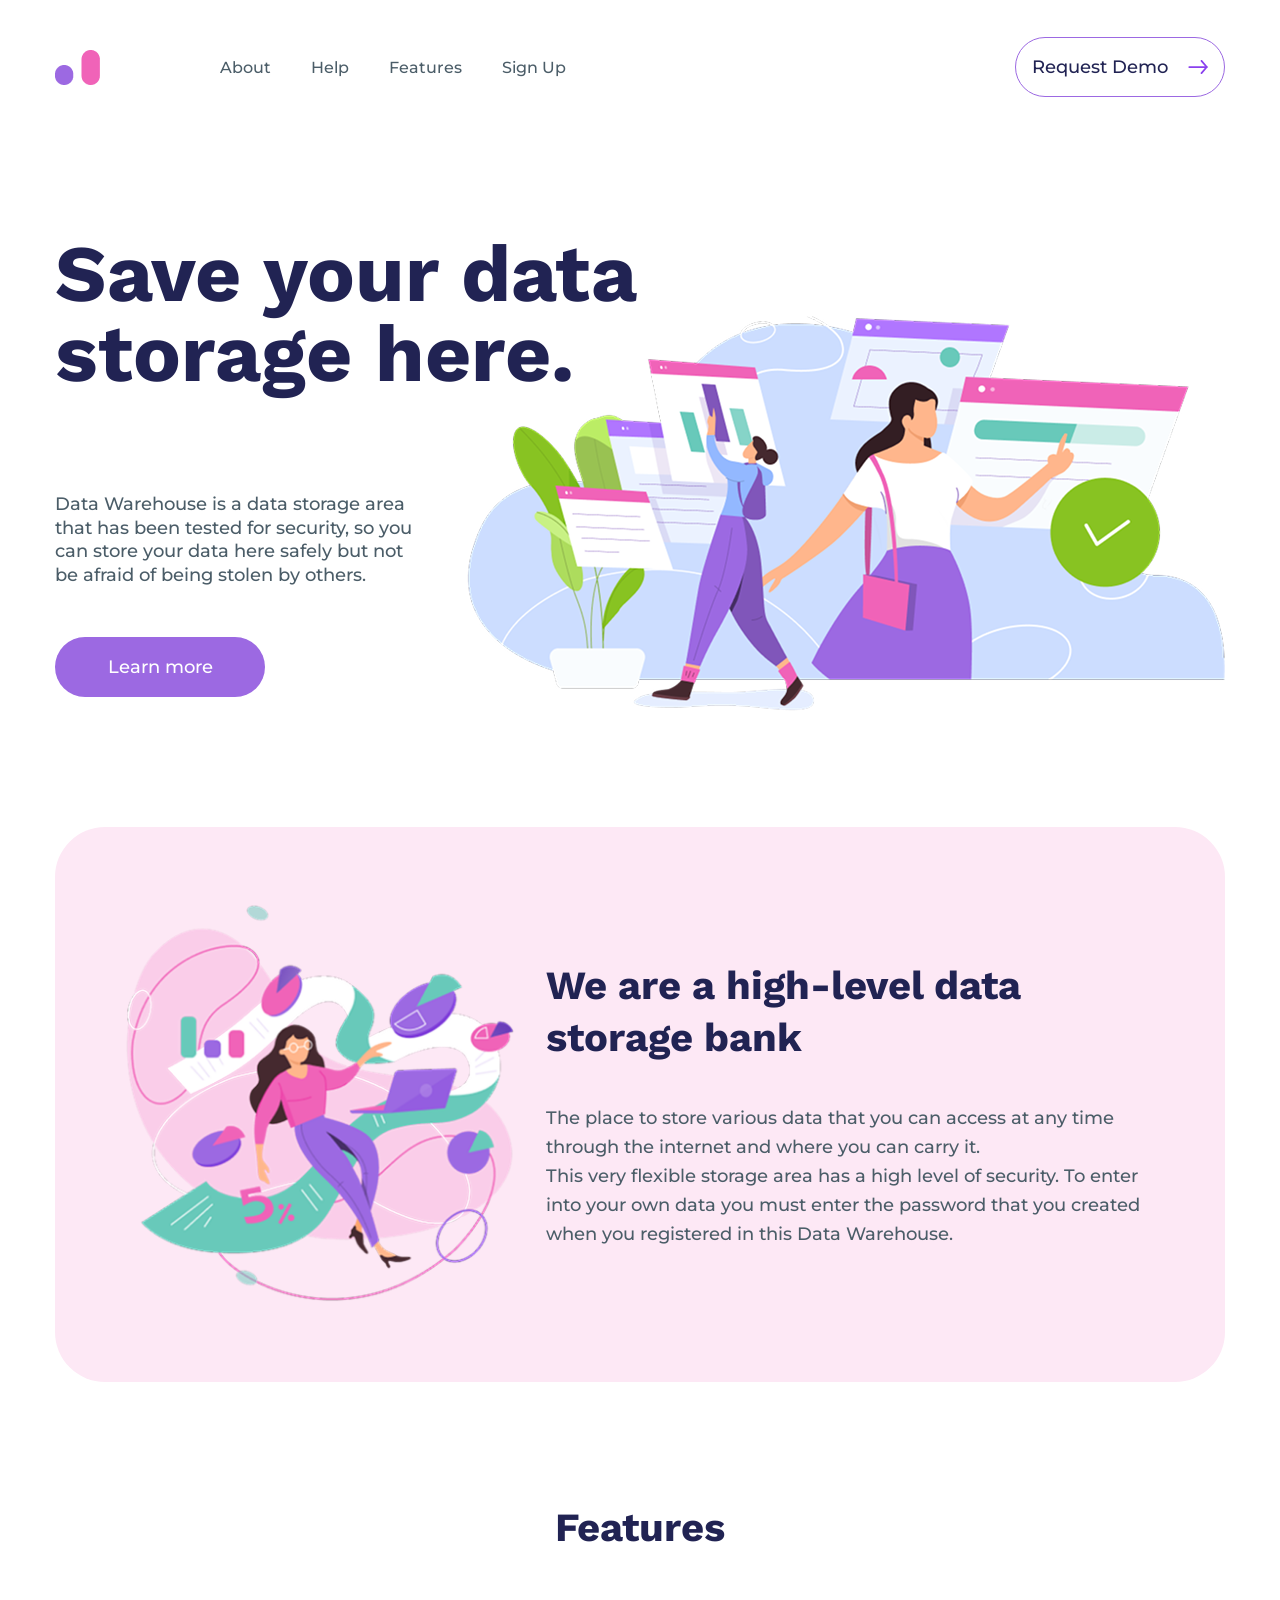
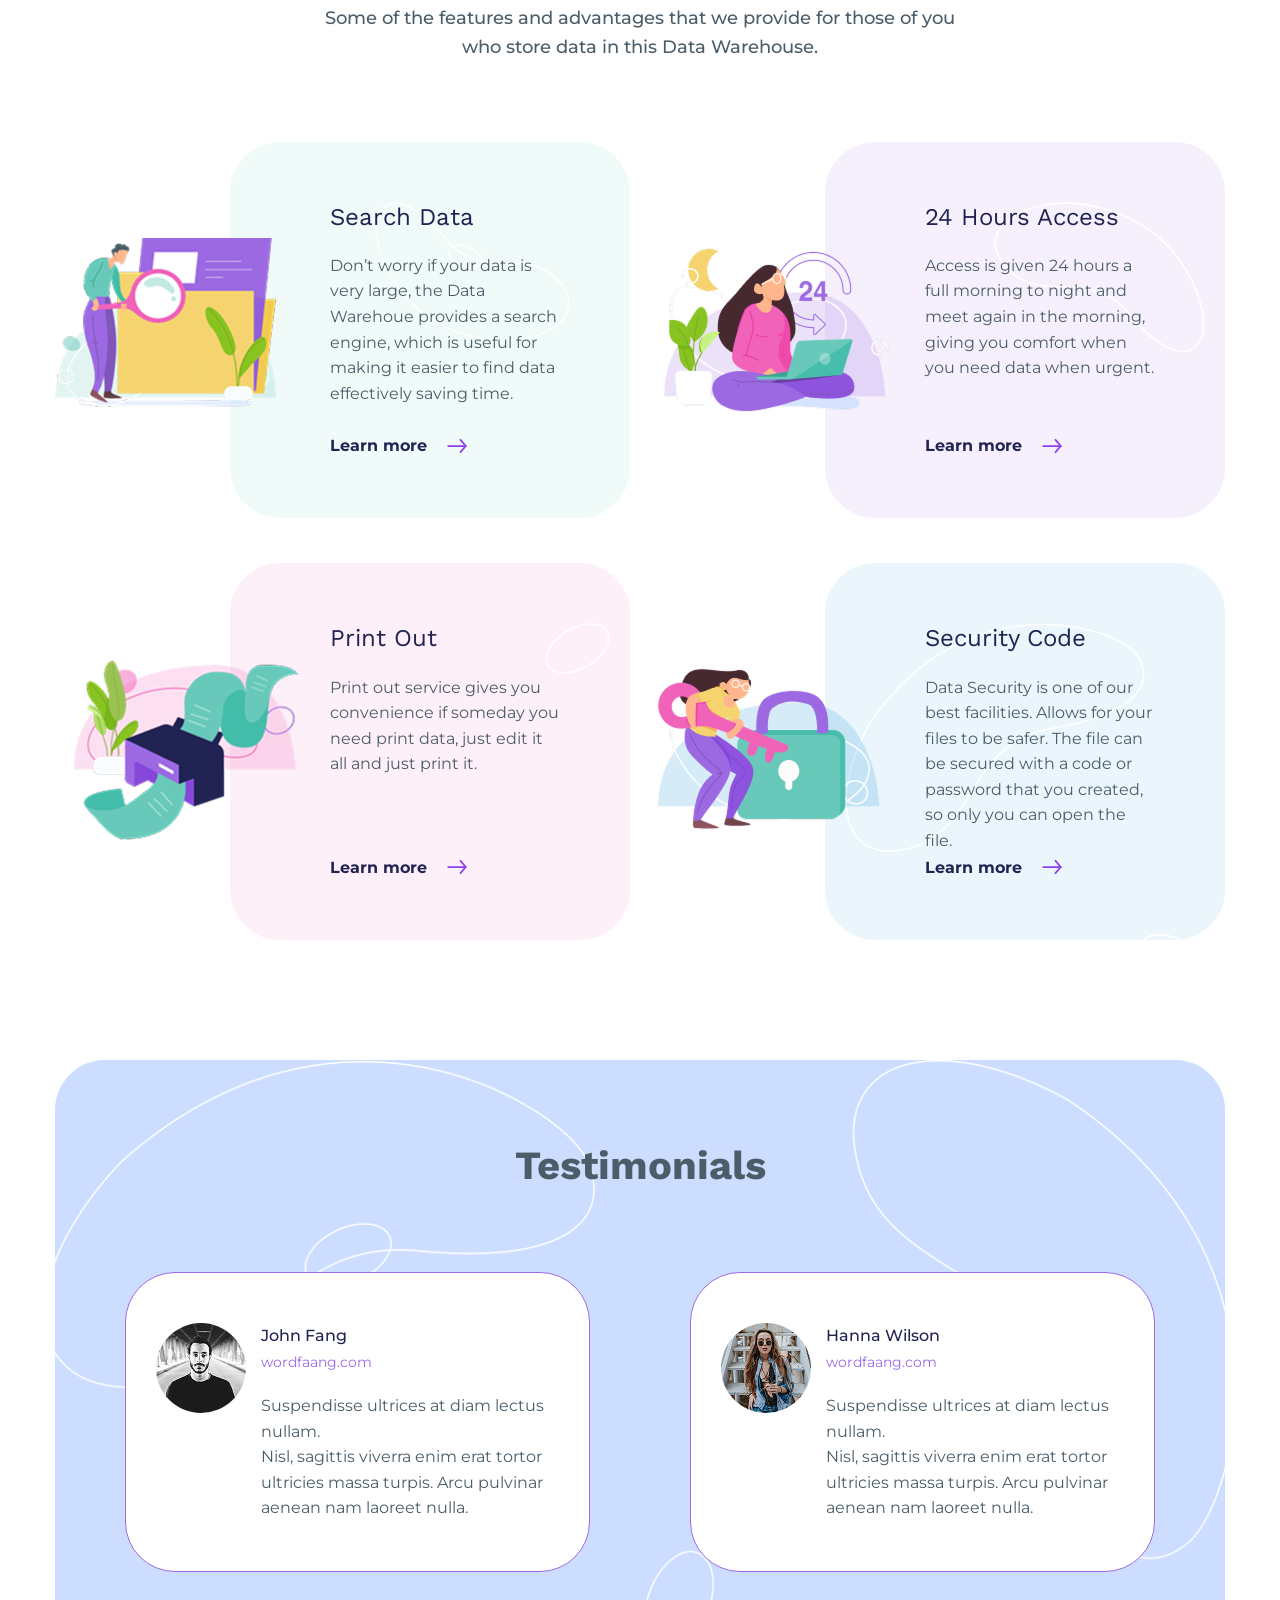
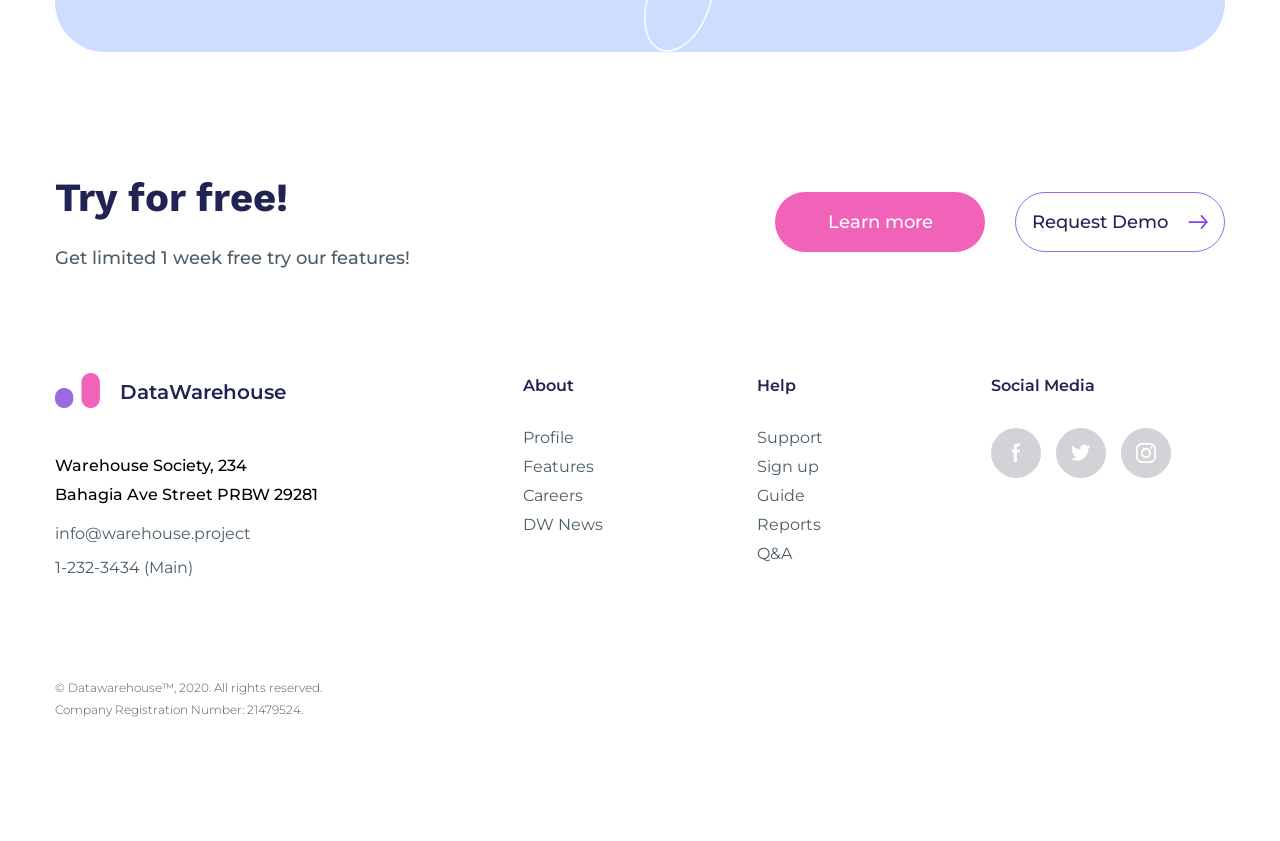
<file: index.html>
<!doctype html>
<html lang="en">
  <head>
    <meta charset="UTF-8" />
    <meta name="viewport" content="width=device-width, initial-scale=1.0" />
    <link rel="stylesheet" href="./css/main.css" />
    <title>Exam-1_variant-2</title>
  </head>
  <body>
    <!-- ================= HEADER ================= -->
    <header class="header">
      <div class="container">
        <div class="flex-container">
          <a href="#" class="header__logo">
            <img src="./assets/img/Logo.png" alt="Company logo" />
          </a>
          <input type="checkbox" id="burger-toggle" class="burger-toggle" />
          <label for="burger-toggle" class="burger">
            <span></span>
            <span></span>
            <span></span>
          </label>
          <nav class="mobile-menu">
            <ul class="mobile-menu__list">
              <li><a href="#">About</a></li>
              <li><a href="#">Help</a></li>
              <li><a href="#">Features</a></li>
              <li><a href="#">Sign Up</a></li>
            </ul>
          </nav>
          <nav class="header__nav nav">
            <ul class="nav__list">
              <li class="nav__item"><a href="#" class="nav__link">About</a></li>
              <li class="nav__item"><a href="#" class="nav__link">Help</a></li>
              <li class="nav__item">
                <a href="#" class="nav__link">Features</a>
              </li>
              <li class="nav__item">
                <a href="#" class="nav__link">Sign Up</a>
              </li>
            </ul>
          </nav>
          <a href="#" class="header__btn btn btn--primary"
            >Request Demo
            <svg class="btn__svg">
              <use href="./assets/img/sprites/sprite.svg#arrow"></use>
            </svg>
          </a>
        </div>
      </div>
    </header>
    <main class="main">
      <!-- ================= HERO ================= -->
      <section class="hero">
        <div class="container">
          <div class="hero__inner">
            <h1 class="hero__heading">Save your data storage here.</h1>
            <div class="hero__content">
              <p class="hero__text">
                Data Warehouse is a data storage area that has been tested for
                security, so you can store your data here safely but not be
                afraid of being stolen by others.
              </p>
              <a href="#" class="hero__btn btn btn--violet">Learn more </a>
              <a href="#" class="hero__link"
                >Learn more
                <svg class="link__svg">
                  <use href="./assets/img/sprites/sprite.svg#arrow"></use>
                </svg>
              </a>
            </div>
            <div class="hero__image">
              <picture>
                <source
                  media="(max-width: 576px)"
                  srcset="./assets/img/hero/heroImg-576.webp"
                  type="image/webp"
                />
                <source
                  media="(max-width: 768px)"
                  srcset="./assets/img/hero/heroImg-768.webp"
                  type="image/webp"
                />
                <source
                  media="(max-width: 992px)"
                  srcset="./assets/img/hero/heroImg-992.webp"
                  type="image/webp"
                />
                <source
                  media="(max-width: 1200px)"
                  srcset="./assets/img/hero/heroImg-1200.webp"
                  type="image/webp"
                />
                <img src="./assets/img/hero/heroImg.png" alt="Hero Image" />
              </picture>
            </div>
          </div>
        </div>
      </section>
      <!-- ================= INTRO ================= -->
      <section class="intro">
        <div class="container">
          <div class="intro__inner">
            <div class="intro__image">
              <picture>
                <source
                  media="(max-width: 768px)"
                  srcset="./assets/img/description/descriptionImg-mobile.webp"
                  type="image/webp"
                />
                <source
                  media="(max-width: 992px)"
                  srcset="./assets/img/description/descriptionImg-tablet.webp"
                  type="image/webp"
                />
                <source
                  media="(max-width: 1200px)"
                  srcset="./assets/img/description/descriptionImg.png"
                  type="image/webp"
                />
                <img
                  src="./assets/img/description/descriptionImg.png"
                  alt="Introduction Image"
                />
              </picture>
            </div>
            <div class="intro__content">
              <h2 class="intro__heading">
                We are a high-level data storage bank
              </h2>
              <p class="intro__text">
                The place to store various data that you can access at any time
                through the internet and where you can carry it.
              </p>
              <p class="intro__text">
                This very flexible storage area has a high level of security. To
                enter into your own data you must enter the password that you
                created when you registered in this Data Warehouse.
              </p>
            </div>
          </div>
        </div>
      </section>
      <!-- ================= FEATURES ================= -->
      <section class="features">
        <div class="container">
          <div class="features__title">
            <h2 class="features__heading">Features</h2>
            <p class="features__text">
              Some of the features and advantages that we provide for those of
              you who store data in this Data Warehouse.
            </p>
          </div>
          <div class="features__grid-container">
            <div class="feature__card">
              <div class="feature__card-image">
                <picture>
                  <source
                    media="(max-width: 768px)"
                    srcset="./assets/img/features/card-image1-tablet.webp"
                    type="image/webp"
                  />
                  <img
                    src="./assets/img/features/card-image1.png"
                    alt="Search data feature"
                  />
                </picture>
              </div>
              <div class="feature__card-content feature__card-content--first">
                <div class="feature__card-wrapper">
                  <h3 class="feature__card-heading">Search Data</h3>
                  <p class="feature__card-text">
                    Don’t worry if your data is very large, the Data Warehoue
                    provides a search engine, which is useful for making it
                    easier to find data effectively saving time.
                  </p>
                  <a href="#" class="feature__card-link"
                    >Learn more
                    <svg class="link__svg">
                      <use href="./assets/img/sprites/sprite.svg#arrow"></use>
                    </svg>
                  </a>
                </div>
              </div>
            </div>
            <div class="feature__card">
              <div class="feature__card-image">
                <picture>
                  <source
                    media="(max-width: 768px)"
                    srcset="./assets/img/features/card-image2-tablet.webp"
                    type="image/webp"
                  />
                  <img
                    src="./assets/img/features/card-image2.png"
                    alt="Introduction Image"
                  />
                </picture>
              </div>
              <div class="feature__card-content feature__card-content--second">
                <div class="feature__card-wrapper">
                  <h3 class="feature__card-heading">24 Hours Access</h3>
                  <p class="feature__card-text">
                    Access is given 24 hours a full morning to night and meet
                    again in the morning, giving you comfort when you need data
                    when urgent.
                  </p>
                  <a href="#" class="feature__card-link"
                    >Learn more
                    <svg class="link__svg">
                      <use href="./assets/img/sprites/sprite.svg#arrow"></use>
                    </svg>
                  </a>
                </div>
              </div>
            </div>
            <div class="feature__card">
              <div class="feature__card-image">
                <picture>
                  <source
                    media="(max-width: 768px)"
                    srcset="./assets/img/features/card-image3-tablet.webp"
                    type="image/webp"
                  />
                  <img
                    src="./assets/img/features/card-image3.png"
                    alt="24 hours access feature"
                  />
                </picture>
              </div>
              <div class="feature__card-content feature__card-content--third">
                <div class="feature__card-wrapper">
                  <h3 class="feature__card-heading">Print Out</h3>
                  <p class="feature__card-text">
                    Print out service gives you convenience if someday you need
                    print data, just edit it all and just print it.
                  </p>
                  <a href="#" class="feature__card-link"
                    >Learn more
                    <svg class="link__svg">
                      <use href="./assets/img/sprites/sprite.svg#arrow"></use>
                    </svg>
                  </a>
                </div>
              </div>
            </div>
            <div class="feature__card">
              <div class="feature__card-image">
                <picture>
                  <source
                    media="(max-width: 768px)"
                    srcset="./assets/img/features/card-image4-tablet.webp"
                    type="image/webp"
                  />
                  <img
                    src="./assets/img/features/card-image4.png"
                    alt="Print Out feature"
                  />
                </picture>
              </div>
              <div class="feature__card-content feature__card-content--fourth">
                <div class="feature__card-wrapper">
                  <h3 class="feature__card-heading">Security Code</h3>
                  <p class="feature__card-text">
                    Data Security is one of our best facilities. Allows for your
                    files to be safer. The file can be secured with a code or
                    password that you created, so only you can open the file.
                  </p>
                  <a href="#" class="feature__card-link"
                    >Learn more
                    <svg class="link__svg">
                      <use href="./assets/img/sprites/sprite.svg#arrow"></use>
                    </svg>
                  </a>
                </div>
              </div>
            </div>
          </div>
        </div>
      </section>
      <!-- ================= TESTIMONIALS ================= -->
      <section class="testim">
        <div class="container">
          <div class="testim__inner">
            <h2 class="testim__title">Testimonials</h2>
            <div class="testim__wrapper">
              <div class="testim__profile">
                <img
                  class="testim__profile-photo"
                  src="./assets/img/testimonials-avatar1.png"
                  alt="avatar"
                />
                <div class="testim__profile-content">
                  <h5 class="testim__profile-heading">John Fang</h5>
                  <a href="#" class="testim__profile-link">wordfaang.com</a>
                  <p class="testim__profile-text">
                    Suspendisse ultrices at diam lectus nullam.
                  </p>
                  <p class="testim__profile-text">
                    Nisl, sagittis viverra enim erat tortor ultricies massa
                    turpis. Arcu pulvinar aenean nam laoreet nulla.
                  </p>
                </div>
              </div>
              <div class="testim__profile">
                <img
                  class="testim__profile-photo"
                  src="./assets/img/testimonials-avatar2.png"
                  alt="avatar"
                />
                <div class="testim__profile-content">
                  <h5 class="testim__profile-heading">Hanna Wilson</h5>
                  <a href="#" class="testim__profile-link">wordfaang.com</a>
                  <p class="testim__profile-text">
                    Suspendisse ultrices at diam lectus nullam.
                  </p>
                  <p class="testim__profile-text">
                    Nisl, sagittis viverra enim erat tortor ultricies massa
                    turpis. Arcu pulvinar aenean nam laoreet nulla.
                  </p>
                </div>
              </div>
            </div>
          </div>
        </div>
      </section>
    </main>
    <footer class="footer">
      <div class="container">
        <div class="footer__inner">
          <div class="footer__cta">
            <div class="footer__cta-content">
              <h2 class="footer__title">Try for free!</h2>
              <p class="footer__text">
                Get limited 1 week free try our features!
              </p>
            </div>
            <div class="footer__cta-buttons">
              <a href="#" class="btn btn--pink">Learn more</a>
              <a href="#" class="btn btn--primary">
                Request Demo
                <svg class="btn__svg">
                  <use href="./assets/img/sprites/sprite.svg#arrow"></use>
                </svg>
              </a>
            </div>
          </div>
          <div class="footer__main">
            <div class="footer__info">
              <div class="footer__info-heading">
                <a href="#" class="footer__info-logo">
                  <img src="./assets/img/Logo.png" alt="logo" />
                </a>
                <h3 class="footer__info-title">DataWarehouse</h3>
              </div>
              <div class="footer__info-contacts">
                <address class="footer__info-address">
                  Warehouse Society, 234 <br />
                  Bahagia Ave Street PRBW 29281
                </address>
                <a
                  href="mailto:info@warehouse.project"
                  class="footer__info-email"
                >
                  info@warehouse.project
                </a>
                <a href="tel:12323434" class="footer__info-phone">
                  1-232-3434 (Main)
                </a>
              </div>
            </div>
            <!-- меню -->
            <nav class="footer__nav">
              <h4 class="footer__main-title">About</h4>
              <ul class="footer__nav-list">
                <li class="footer__nav-item">
                  <a class="footer__nav-link" href="#">Profile</a>
                </li>
                <li class="footer__nav-item">
                  <a class="footer__nav-link" href="#">Features</a>
                </li>
                <li class="footer__nav-item">
                  <a class="footer__nav-link" href="#">Careers</a>
                </li>
                <li class="footer__nav-item">
                  <a class="footer__nav-link" href="#">DW News</a>
                </li>
              </ul>
            </nav>
            <nav class="footer__nav">
              <h4 class="footer__main-title">Help</h4>
              <ul class="footer__nav-list">
                <li class="footer__nav-item">
                  <a class="footer__nav-link" href="#">Support</a>
                </li>
                <li class="footer__nav-item">
                  <a class="footer__nav-link" href="#">Sign up</a>
                </li>
                <li class="footer__nav-item">
                  <a class="footer__nav-link" href="#">Guide</a>
                </li>
                <li class="footer__nav-item">
                  <a class="footer__nav-link" href="#">Reports</a>
                </li>
                <li class="footer__nav-item">
                  <a class="footer__nav-link" href="#">Q&A</a>
                </li>
              </ul>
            </nav>
            <div class="footer__mobile">
              <details class="footer__accordion">
                <summary class="footer__main-title">About</summary>
                <ul class="footer__nav-list">
                  <li class="footer__nav-item">
                    <a class="footer__nav-link" href="#">Profile</a>
                  </li>
                  <li class="footer__nav-item">
                    <a class="footer__nav-link" href="#">Features</a>
                  </li>
                  <li class="footer__nav-item">
                    <a class="footer__nav-link" href="#">Careers</a>
                  </li>
                  <li class="footer__nav-item">
                    <a class="footer__nav-link" href="#">DW News</a>
                  </li>
                </ul>
              </details>
            </div>
            <div class="footer__mobile">
              <details class="footer__accordion">
                <summary class="footer__main-title">Help</summary>
                <ul class="footer__nav-list">
                  <li class="footer__nav-item">
                    <a class="footer__nav-link" href="#">Support</a>
                  </li>
                  <li class="footer__nav-item">
                    <a class="footer__nav-link" href="#">Sign up</a>
                  </li>
                  <li class="footer__nav-item">
                    <a class="footer__nav-link" href="#">Guide</a>
                  </li>
                  <li class="footer__nav-item">
                    <a class="footer__nav-link" href="#">Reports</a>
                  </li>
                  <li class="footer__nav-item">
                    <a class="footer__nav-link" href="#">Q&A</a>
                  </li>
                </ul>
              </details>
            </div>
            <div class="footer__social">
              <h4 class="footer__main-title footer__main-title--social">
                Social Media
              </h4>
              <ul class="footer__social-list">
                <li class="footer__social-item">
                  <a
                    href="#"
                    class="footer__social-link footer__social-link--blue"
                  >
                    <svg class="footer__social-icon">
                      <use
                        href="./assets/img/sprites/sprite.svg#facebook"
                      ></use>
                    </svg>
                  </a>
                </li>
                <li class="footer__social-item">
                  <a
                    href="#"
                    class="footer__social-link footer__social-link--lblue"
                  >
                    <svg class="footer__social-icon">
                      <use href="./assets/img/sprites/sprite.svg#twitter"></use>
                    </svg>
                  </a>
                </li>
                <li class="footer__social-item">
                  <a
                    href="#"
                    class="footer__social-link footer__social-link--pink"
                  >
                    <svg class="footer__social-icon">
                      <use
                        href="./assets/img/sprites/sprite.svg#instagram"
                      ></use>
                    </svg>
                  </a>
                </li>
              </ul>
            </div>
          </div>
          <div class="footer__bottom">
            <p>© Datawarehouse™, 2020. All rights reserved.</p>
            <p>Company Registration Number: 21479524.</p>
          </div>
        </div>
      </div>
    </footer>
  </body>
</html>
</file>
<file: css/main.css>
.btn--primary {
  display: flex;
  align-items: center;
  justify-content: center;
  gap: 20px;
  border: 1px solid #9C69E2;
  border-radius: 50px;
  color: #212353;
  background-color: white;
  text-decoration: none;
  cursor: pointer;
}
.btn--primary .btn__svg {
  width: 20px;
  height: 14px;
  color: #8A40EE;
}
.btn--primary:hover {
  background-color: #9C69E2;
  border-color: #9C69E2;
  color: #fff;
}
.btn--primary:hover .btn__svg {
  color: #fff;
}

.feature__card-link {
  display: flex;
  align-items: center;
  gap: 20px;
  color: #212353;
  text-decoration: none;
}
.feature__card-link .link__svg {
  width: 20px;
  height: 14px;
  color: #8A40EE;
}

/* work-sans-regular - latin */
@font-face {
  font-display: swap;
  font-family: "Work Sans";
  font-style: normal;
  font-weight: 400;
  src: url("../assets/fonts/WorkSans/work-sans-v24-latin-regular.woff2") format("woff2");
  src: url("../assets/fonts/WorkSans/work-sans-v24-latin-regular.woff") format("woff");
}
/* work-sans-700 - latin */
@font-face {
  font-display: swap;
  font-family: "Work Sans";
  font-style: normal;
  font-weight: 700;
  src: url("../assets/fonts/WorkSans/work-sans-v24-latin-700.woff2") format("woff2");
  src: url("../assets/fonts/WorkSans/work-sans-v24-latin-700.woff") format("woff");
}
/* montserrat-300 - latin */
@font-face {
  font-display: swap;
  font-family: "Montserrat";
  font-style: normal;
  font-weight: 300;
  src: url("../assets/fonts/Montserrat/montserrat-v31-latin-300.woff2") format("woff2");
  src: url("../assets/fonts/Montserrat/montserrat-v31-latin-300.woff") format("woff");
}
/* montserrat-regular - latin */
@font-face {
  font-display: swap;
  font-family: "Montserrat";
  font-style: normal;
  font-weight: 400;
  src: url("../assets/fonts/Montserrat/montserrat-v31-latin-regular.woff2") format("woff2");
  src: url("../assets/fonts/Montserrat/montserrat-v31-latin-regular.woff") format("woff");
}
/* montserrat-500 - latin */
@font-face {
  font-display: swap;
  font-family: "Montserrat";
  font-style: normal;
  font-weight: 500;
  src: url("../assets/fonts/Montserrat/montserrat-v31-latin-500.woff2") format("woff2");
  src: url("../assets/fonts/Montserrat/montserrat-v31-latin-500.woff") format("woff");
}
/* montserrat-600 - latin */
@font-face {
  font-display: swap;
  font-family: "Montserrat";
  font-style: normal;
  font-weight: 600;
  src: url("../assets/fonts/Montserrat/montserrat-v31-latin-600.woff2") format("woff2");
  src: url("../assets/fonts/Montserrat/montserrat-v31-latin-600.woff") format("woff");
}
/* montserrat-700 - latin */
@font-face {
  font-display: swap;
  font-family: "Montserrat";
  font-style: normal;
  font-weight: 700;
  src: url("../assets/fonts/Montserrat/montserrat-v31-latin-700.woff2") format("woff2");
  src: url("../assets/fonts/Montserrat/montserrat-v31-latin-700.woff") format("woff");
}
* {
  padding: 0;
  margin: 0;
  box-sizing: border-box;
}

html, body {
  min-height: 100vh;
  font-size: 16px;
  font-family: "Montserrat", sans-serif;
  font-size: 16px;
}

/* ===== layout container ===== */
.container {
  max-width: 1170px;
  margin: 0 auto;
  width: 100%;
}
@media screen and (max-width: 1200px) {
  .container {
    max-width: 970px;
  }
}
@media screen and (max-width: 992px) {
  .container {
    max-width: 750px;
  }
}
@media screen and (max-width: 768px) {
  .container {
    max-width: 550px;
  }
}
@media screen and (max-width: 640px) {
  .container {
    max-width: 300px;
  }
}

/* ===== buttons ===== */
.btn {
  display: flex;
  justify-content: center;
  align-items: center;
  width: 210px;
  height: 60px;
  border-width: 1px;
  border-radius: 50px;
  text-decoration: none;
  font-size: 1.125rem;
  line-height: 1.6;
  font-weight: 500;
  font-family: "Montserrat";
}
@media screen and (max-width: 1200px) {
  .btn {
    font-size: 1.125rem;
  }
}
@media screen and (max-width: 992px) {
  .btn {
    font-size: 1rem;
  }
}
@media screen and (max-width: 768px) {
  .btn {
    font-size: 1rem;
  }
}
.btn--primary {
  margin-left: auto;
}
.btn--pink {
  background-color: #F063B8;
  color: #fff;
  border-color: #F063B8;
}
.btn--pink:hover {
  background-color: #EB4BAB;
  border-color: #EB4BAB;
}
.btn--violet {
  background-color: #9C69E2;
  color: #fff;
  border-color: #9C69E2;
}
.btn--violet:hover {
  background-color: #8A40EE;
  border-color: #8A40EE;
}
@media screen and (max-width: 992px) {
  .btn--violet {
    display: none;
  }
}

/* ===== header ===== */
.header {
  min-height: 100px;
  padding: 37px 0;
  margin-bottom: 100px;
  position: sticky;
  top: 0;
  z-index: 1000;
  background-color: #fff;
}
@media screen and (max-width: 1200px) {
  .header {
    margin-bottom: 100px;
  }
}
@media screen and (max-width: 992px) {
  .header {
    margin-bottom: 0;
  }
  .header__btn {
    display: none;
  }
}
@media screen and (max-width: 768px) {
  .header {
    margin-bottom: 0;
  }
}
.header__logo img {
  display: block;
}

/* ===== burger menu ===== */
.burger {
  margin-left: auto;
  display: none;
  flex-direction: column;
  justify-content: space-between;
  width: 30px;
  height: 20px;
  cursor: pointer;
  z-index: 1001;
}
@media screen and (max-width: 992px) {
  .burger {
    display: flex;
  }
}
.burger span {
  display: block;
  height: 3px;
  width: 100%;
  background-color: #212353;
  border-radius: 2px;
  transition: all 0.3s;
}
.burger {
  /* checkbox toggle for burger */
}
.burger-toggle {
  display: none;
}
.burger-toggle:checked ~ .mobile-menu {
  top: 0;
}
.burger-toggle:checked ~ .mobile-menu li {
  opacity: 1;
  transform: translateY(0);
}
.burger-toggle {
  /* burger animation */
}
.burger-toggle:checked + .burger span:nth-child(1) {
  transform: rotate(45deg) translate(5px, 5px);
}
.burger-toggle:checked + .burger span:nth-child(2) {
  opacity: 0;
}
.burger-toggle:checked + .burger span:nth-child(3) {
  transform: rotate(-45deg) translate(6px, -6px);
}

/* ===== mobile navigation ===== */
.mobile-menu {
  position: fixed;
  top: -100%;
  left: 0;
  width: 100%;
  height: 60vh;
  background-color: #fff;
  display: flex;
  justify-content: center;
  align-items: center;
  transition: top 0.4s ease;
  z-index: 1000;
}
.mobile-menu__list {
  list-style: none;
  text-align: center;
}
.mobile-menu__list li {
  margin: 20px 0;
  font-size: 24px;
  opacity: 0;
  transform: translateY(20px);
  transition: 0.4s;
  /* stagger animation */
}
.mobile-menu__list li:nth-child(1) {
  transition-delay: 0.1s;
}
.mobile-menu__list li:nth-child(2) {
  transition-delay: 0.2s;
}
.mobile-menu__list li:nth-child(3) {
  transition-delay: 0.3s;
}
.mobile-menu__list li:nth-child(4) {
  transition-delay: 0.4s;
}
.mobile-menu__list li a {
  display: block;
  width: 100%;
  text-decoration: none;
  padding: 12px 80px;
  border-radius: 12px;
  transition: all 0.25s ease;
  color: #4B5D68;
}
.mobile-menu__list li a:hover {
  background: #F6F0FD;
  color: #8A40EE;
  transform: scale(1.05);
  color: #8A40EE;
}

/* ===== header layout ===== */
.flex-container {
  height: 100%;
  display: flex;
  align-items: center;
}

/* ===== desktop navigation ===== */
.nav {
  margin-left: 120px;
}
@media screen and (max-width: 992px) {
  .nav {
    display: none;
  }
}
.nav__list {
  font-weight: 500;
  display: flex;
  gap: 40px;
  list-style: none;
}
.nav__link {
  text-decoration: none;
  padding-left: 0;
  color: #4B5D68;
}
.nav__link:hover {
  color: #8A40EE;
}

/* ===== main wrapper ===== */
@media screen and (max-width: 992px) {
  .main {
    margin-top: 80px;
  }
}
@media screen and (max-width: 768px) {
  .main {
    margin-top: 60px;
  }
}
@media screen and (max-width: 640px) {
  .main {
    margin-top: 40px;
  }
}

/* ===== hero section ===== */
.hero {
  margin-bottom: 100px;
}
@media screen and (max-width: 1200px) {
  .hero {
    margin-bottom: 100px;
  }
}
@media screen and (max-width: 992px) {
  .hero {
    margin-bottom: 80px;
  }
}
@media screen and (max-width: 768px) {
  .hero {
    margin-bottom: 60px;
  }
}
@media screen and (max-width: 640px) {
  .hero {
    margin-bottom: 40px;
  }
}
.hero__inner {
  position: relative;
  display: flex;
  align-items: flex-end;
  gap: 30px;
}
@media screen and (max-width: 1200px) {
  .hero__inner {
    gap: 20px;
  }
}
@media screen and (max-width: 768px) {
  .hero__inner {
    position: relative;
    top: 0;
    flex-direction: column;
    gap: 10px;
  }
}
.hero__content {
  max-width: 370px;
  padding-bottom: 30px;
}
@media screen and (max-width: 1200px) {
  .hero__content {
    padding-bottom: 10px;
  }
}
@media screen and (max-width: 992px) {
  .hero__content {
    padding-bottom: 5px;
  }
}
@media screen and (max-width: 768px) {
  .hero__content {
    padding-top: 80px;
    text-align: end;
    display: flex;
    flex-direction: column;
  }
}
@media screen and (max-width: 640px) {
  .hero__content {
    align-items: center;
  }
}
.hero__heading {
  top: 0;
  position: absolute;
  max-width: 600px;
  color: #212353;
  font-size: 5rem;
  line-height: 1;
  font-weight: 700;
  font-family: "Work Sans";
}
@media screen and (max-width: 1200px) {
  .hero__heading {
    font-size: 4.5rem;
  }
}
@media screen and (max-width: 992px) {
  .hero__heading {
    font-size: 4rem;
  }
}
@media screen and (max-width: 768px) {
  .hero__heading {
    font-size: 2.5rem;
  }
}
.hero__text {
  max-width: 370px;
  font-size: 1.125rem;
  line-height: 1.3;
  font-weight: 500;
  font-family: "Montserrat";
}
@media screen and (max-width: 1200px) {
  .hero__text {
    font-size: 1.125rem;
  }
}
@media screen and (max-width: 992px) {
  .hero__text {
    font-size: 0.9375rem;
  }
}
@media screen and (max-width: 768px) {
  .hero__text {
    font-size: 0.875rem;
  }
}
.hero__text {
  margin-top: 50px;
  padding-bottom: 50px;
  color: #4B5D68;
}
@media screen and (max-width: 1200px) {
  .hero__text {
    padding-bottom: 25px;
    width: 370px;
  }
}
@media screen and (max-width: 992px) {
  .hero__text {
    padding-bottom: 10px;
  }
}
@media screen and (max-width: 640px) {
  .hero__text {
    max-width: 300px;
    margin-top: 20px;
    text-align: start;
  }
}
.hero__link {
  display: none;
}
@media screen and (max-width: 992px) {
  .hero__link {
    display: flex;
    align-items: center;
    gap: 10px;
    color: #212353;
    text-decoration: none;
    align-self: flex-end;
  }
}
.hero__link .link__svg {
  width: 20px;
  height: 14px;
  color: #8A40EE;
}
.hero__link {
  font-size: 1rem;
  line-height: 1.6;
  font-weight: 700;
  font-family: "Montserrat";
}
@media screen and (max-width: 1200px) {
  .hero__link {
    font-size: 0.9375rem;
  }
}
@media screen and (max-width: 992px) {
  .hero__link {
    font-size: 0.875rem;
  }
}
@media screen and (max-width: 768px) {
  .hero__link {
    font-size: 0.875rem;
  }
}
.hero__link:hover {
  transform: rotate(5deg) translateY(-3px) scale(1.1);
  transition: transform 0.3s ease;
}
.hero__image {
  display: flex;
  justify-content: flex-end;
  max-width: 770px;
  padding-top: 82px;
}
@media screen and (max-width: 992px) {
  .hero__image {
    padding-bottom: 0;
  }
}
@media screen and (max-width: 768px) {
  .hero__image {
    display: none;
  }
}
.hero__image img {
  max-width: 100%;
  height: auto;
}

/* ===== intro section ===== */
.intro {
  margin-bottom: 120px;
}
@media screen and (max-width: 1200px) {
  .intro {
    margin-bottom: 100px;
  }
}
@media screen and (max-width: 992px) {
  .intro {
    margin-bottom: 60px;
  }
}
@media screen and (max-width: 640px) {
  .intro {
    margin-bottom: 40px;
  }
}
.intro__inner {
  background-color: #FDE8F5;
  border-radius: 50px;
  display: flex;
  align-items: center;
  justify-content: center;
  gap: 30px;
  padding: 75px 70px;
}
@media screen and (max-width: 768px) {
  .intro__inner {
    flex-direction: column;
  }
}
@media screen and (max-width: 768px) {
  .intro__inner {
    padding: 55px 50px;
  }
}
@media screen and (max-width: 640px) {
  .intro__inner {
    border-radius: 80%;
  }
}
.intro__image {
  max-width: 400px;
  height: auto;
  width: 100%;
}
@media screen and (max-width: 768px) {
  .intro__image {
    max-width: 200px;
  }
}
.intro__image img {
  width: 100%;
}
@media screen and (max-width: 768px) {
  .intro__content {
    text-align: center;
  }
}
.intro__heading {
  color: #212353;
  padding-bottom: 40px;
  font-size: 2.5rem;
  line-height: 1.3;
  font-weight: 700;
  font-family: "Work Sans";
}
@media screen and (max-width: 1200px) {
  .intro__heading {
    font-size: 2.25rem;
  }
}
@media screen and (max-width: 992px) {
  .intro__heading {
    font-size: 2rem;
  }
}
@media screen and (max-width: 768px) {
  .intro__heading {
    font-size: 1.75rem;
  }
}
.intro__text {
  color: #4B5D68;
  font-size: 1.125rem;
  line-height: 1.6;
  font-weight: 500;
  font-family: "Montserrat";
}
@media screen and (max-width: 1200px) {
  .intro__text {
    font-size: 1rem;
  }
}
@media screen and (max-width: 992px) {
  .intro__text {
    font-size: 0.9375rem;
  }
}
@media screen and (max-width: 768px) {
  .intro__text {
    font-size: 0.875rem;
  }
}

/* ===== features section ===== */
.features {
  margin-bottom: 120px;
}
@media screen and (max-width: 1200px) {
  .features {
    margin-bottom: 100px;
  }
}
@media screen and (max-width: 992px) {
  .features {
    margin-bottom: 80px;
  }
}
@media screen and (max-width: 768px) {
  .features {
    margin-bottom: 60px;
  }
}
@media screen and (max-width: 640px) {
  .features {
    margin-bottom: 40px;
  }
}
.features__heading {
  color: #212353;
  font-size: 2.5rem;
  line-height: 1.3;
  font-weight: 700;
  font-family: "Work Sans";
}
@media screen and (max-width: 1200px) {
  .features__heading {
    font-size: 2.5rem;
  }
}
@media screen and (max-width: 992px) {
  .features__heading {
    font-size: 2rem;
  }
}
@media screen and (max-width: 768px) {
  .features__heading {
    font-size: 1.75rem;
  }
}
.features__title {
  display: flex;
  flex-direction: column;
  align-items: center;
  text-align: center;
  gap: 50px;
  margin-bottom: 80px;
}
@media screen and (max-width: 768px) {
  .features__title {
    gap: 20px;
    margin-bottom: 60px;
  }
}
@media screen and (max-width: 640px) {
  .features__title {
    margin-bottom: 20px;
  }
}
.features__text {
  max-width: 638px;
  color: #4B5D68;
  font-size: 1.125rem;
  line-height: 1.6;
  font-weight: 500;
  font-family: "Montserrat";
}
@media screen and (max-width: 1200px) {
  .features__text {
    font-size: 1.125rem;
  }
}
@media screen and (max-width: 992px) {
  .features__text {
    font-size: 0.9375rem;
  }
}
@media screen and (max-width: 768px) {
  .features__text {
    font-size: 0.875rem;
  }
}
.features__grid-container {
  display: grid;
  grid-template-columns: repeat(auto-fit, minmax(420px, 1fr));
  gap: 45px 20px;
}
@media screen and (max-width: 640px) {
  .features__grid-container {
    display: flex;
    flex-direction: column;
    gap: 20px;
  }
}

/* ===== feature card ===== */
.feature__card {
  display: flex;
  justify-content: flex-end;
  align-items: center;
  position: relative;
}
@media screen and (max-width: 1200px) {
  .feature__card {
    padding-top: 110px;
  }
}
@media screen and (max-width: 992px) {
  .feature__card {
    position: unset;
    padding-top: 0;
    justify-content: space-between;
  }
}
.feature__card-wrapper {
  min-width: 230px;
  z-index: 2;
  position: relative;
  display: flex;
  flex-direction: column;
}
@media screen and (max-width: 992px) {
  .feature__card-wrapper {
    position: unset;
    min-width: 300px;
    align-items: center;
    text-align: center;
  }
}
@media screen and (max-width: 640px) {
  .feature__card-wrapper {
    min-width: 200px;
    padding: 20px 0;
    position: unset;
  }
}
.feature__card-image {
  position: absolute;
  z-index: 3;
  left: 0;
}
@media screen and (max-width: 1200px) {
  .feature__card-image {
    top: 0;
  }
}
@media screen and (max-width: 992px) {
  .feature__card-image {
    position: unset;
  }
}
@media screen and (max-width: 768px) {
  .feature__card-image {
    display: none;
  }
}
.feature__card-image img {
  width: 100%;
  height: auto;
}
.feature__card-content {
  padding: 60px 70px 60px 100px;
  border-radius: 40px;
  position: relative;
}
@media screen and (max-width: 992px) {
  .feature__card-content {
    padding: 40px;
    position: unset;
  }
}
@media screen and (max-width: 768px) {
  .feature__card-content {
    width: 100%;
  }
}
@media screen and (max-width: 640px) {
  .feature__card-content {
    padding: 20px 40px;
  }
}
.feature__card-content--first {
  background-color: #F0FAF9;
  border-radius: 50px;
}
.feature__card-content--first::before {
  content: "";
  position: absolute;
  top: 15;
  right: 60px;
  width: 195px;
  height: 140px;
  z-index: 0;
  background: url("../assets/img/feature-bg-image1.png");
  background-repeat: no-repeat;
  background-position: center;
  background-size: cover;
}
@media screen and (max-width: 992px) {
  .feature__card-content--first::before {
    display: none;
  }
}
.feature__card-content--second {
  background-color: #F6F0FD;
  border-radius: 50px;
}
.feature__card-content--second::before {
  content: "";
  position: absolute;
  top: 230;
  right: 20px;
  width: 211px;
  height: 151px;
  z-index: 0;
  background: url("../assets/img/feature-bg-image2.png");
  background-repeat: no-repeat;
  background-position: center;
  background-size: cover;
}
@media screen and (max-width: 992px) {
  .feature__card-content--second::before {
    display: none;
  }
}
.feature__card-content--third {
  background-color: #FEF0F8;
  border-radius: 50px;
}
.feature__card-content--third::before {
  content: "";
  position: absolute;
  top: 20;
  right: 20px;
  width: 65px;
  height: 51px;
  z-index: 0;
  background: url("../assets/img/feature-bg-image3.png");
  background-repeat: no-repeat;
  background-position: center;
  background-size: cover;
}
@media screen and (max-width: 992px) {
  .feature__card-content--third::before {
    display: none;
  }
}
.feature__card-content--fourth {
  background-color: #EAF6FC;
  border-radius: 50px;
}
.feature__card-content--fourth::before {
  content: "";
  position: absolute;
  top: 20;
  right: 20px;
  width: 360px;
  height: 360px;
  z-index: 0;
  background: url("../assets/img/feature-bg-image4.png");
  background-repeat: no-repeat;
  background-position: center;
  background-size: cover;
}
@media screen and (max-width: 992px) {
  .feature__card-content--fourth::before {
    display: none;
  }
}
.feature__card-heading {
  padding-bottom: 20px;
  color: #212353;
  font-size: 1.5rem;
  line-height: 1.3;
  font-weight: 400;
  font-family: "Work Sans";
}
@media screen and (max-width: 1200px) {
  .feature__card-heading {
    font-size: 1.5rem;
  }
}
@media screen and (max-width: 992px) {
  .feature__card-heading {
    font-size: 1.25rem;
  }
}
@media screen and (max-width: 768px) {
  .feature__card-heading {
    font-size: 1.125rem;
  }
}
.feature__card-text {
  width: 230px;
  height: 180px;
  color: #4B5D68;
  font-size: 1rem;
  line-height: 1.6;
  font-weight: 400;
  font-family: "Montserrat";
}
@media screen and (max-width: 1200px) {
  .feature__card-text {
    font-size: 0.9375rem;
  }
}
@media screen and (max-width: 992px) {
  .feature__card-text {
    font-size: 0.875rem;
  }
}
@media screen and (max-width: 768px) {
  .feature__card-text {
    font-size: 0.875rem;
  }
}
@media screen and (max-width: 768px) {
  .feature__card-text {
    width: 100%;
    height: 100px;
  }
}
@media screen and (max-width: 640px) {
  .feature__card-text {
    width: 220px;
    height: 180px;
  }
}
.feature__card-link {
  justify-self: flex-end;
  font-size: 1rem;
  line-height: 1.6;
  font-weight: 700;
  font-family: "Montserrat";
}
@media screen and (max-width: 1200px) {
  .feature__card-link {
    font-size: 0.9375rem;
  }
}
@media screen and (max-width: 992px) {
  .feature__card-link {
    font-size: 0.875rem;
  }
}
@media screen and (max-width: 768px) {
  .feature__card-link {
    font-size: 0.875rem;
  }
}
.feature__card-link:hover {
  transform: rotate(5deg) translateY(-3px) scale(1.1);
  transition: transform 0.3s ease;
}

/* ===== testimonials ===== */
.testim {
  margin-bottom: 120px;
}
@media screen and (max-width: 1200px) {
  .testim {
    margin-bottom: 100px;
  }
}
@media screen and (max-width: 992px) {
  .testim {
    margin-bottom: 80px;
  }
}
.testim__inner {
  position: relative;
  padding: 80px 70px;
  min-height: 580px;
  background-color: #CCDDFF;
  border-radius: 50px;
}
.testim__inner > * {
  position: relative;
  z-index: 1;
}
@media screen and (max-width: 992px) {
  .testim__inner {
    padding: 50px 70px;
  }
}
.testim__inner::before {
  content: "";
  position: absolute;
  top: 0;
  left: 0;
  width: 100%;
  height: 100%;
  z-index: 0;
  background: url("../assets/img/testimonials-bg-image.png") no-repeat center/cover;
}
@media screen and (max-width: 768px) {
  .testim__inner {
    padding: 40px 50px;
  }
  .testim__inner::before {
    display: none;
  }
}
@media screen and (max-width: 640px) {
  .testim__inner {
    padding: 20px;
  }
}
.testim__title {
  font-size: 2.5rem;
  line-height: 1.3;
  font-weight: 700;
  font-family: "Work Sans";
}
@media screen and (max-width: 1200px) {
  .testim__title {
    font-size: 2.5rem;
  }
}
@media screen and (max-width: 992px) {
  .testim__title {
    font-size: 2rem;
  }
}
@media screen and (max-width: 768px) {
  .testim__title {
    font-size: 1.75rem;
  }
}
.testim__title {
  color: #4B5D68;
  text-align: center;
}
.testim__wrapper {
  display: flex;
  gap: 100px;
}
@media screen and (max-width: 992px) {
  .testim__wrapper {
    flex-direction: column;
    gap: 30px;
  }
}
.testim__profile {
  display: flex;
  gap: 15px;
  padding: 50px 30px;
  border: 1px solid #9C69E2;
  border-radius: 50px;
  background-color: #fff;
  margin-top: 80px;
}
@media screen and (max-width: 992px) {
  .testim__profile {
    align-items: center;
    margin-top: 30px;
  }
}
@media screen and (max-width: 768px) {
  .testim__profile {
    flex-direction: column;
  }
}
@media screen and (max-width: 768px) {
  .testim__profile {
    padding: 30px;
  }
}
@media screen and (max-width: 640px) {
  .testim__profile {
    padding: 20px;
  }
}
.testim__profile-photo {
  width: 90px;
  height: 90px;
  border-radius: 50%;
}
.testim__profile-link {
  display: block;
  margin-top: 2px;
  margin-bottom: 20px;
  text-decoration: none;
  color: #9C69E2;
  font-size: 0.875rem;
  line-height: 1.6;
  font-weight: 400;
  font-family: "Montserrat";
}
@media screen and (max-width: 1200px) {
  .testim__profile-link {
    font-size: 0.875rem;
  }
}
@media screen and (max-width: 992px) {
  .testim__profile-link {
    font-size: 0.75rem;
  }
}
@media screen and (max-width: 768px) {
  .testim__profile-link {
    font-size: 0.75rem;
  }
}
.testim__profile-heading {
  font-size: 1rem;
  line-height: 1.6;
  font-weight: 500;
  font-family: "Montserrat";
}
@media screen and (max-width: 1200px) {
  .testim__profile-heading {
    font-size: 1rem;
  }
}
@media screen and (max-width: 992px) {
  .testim__profile-heading {
    font-size: 0.875rem;
  }
}
@media screen and (max-width: 768px) {
  .testim__profile-heading {
    font-size: 0.875rem;
  }
}
.testim__profile-heading {
  color: #212353;
}
.testim__profile-text {
  font-size: 1rem;
  line-height: 1.6;
  font-weight: 400;
  font-family: "Montserrat";
}
@media screen and (max-width: 1200px) {
  .testim__profile-text {
    font-size: 0.9375rem;
  }
}
@media screen and (max-width: 992px) {
  .testim__profile-text {
    font-size: 0.875rem;
  }
}
@media screen and (max-width: 768px) {
  .testim__profile-text {
    font-size: 0.875rem;
  }
}
.testim__profile-text {
  color: #4B5D68;
}
@media screen and (max-width: 768px) {
  .testim__profile-content {
    text-align: center;
  }
}

/* ===== footer ===== */
.footer {
  margin-bottom: 120px;
}
@media screen and (max-width: 1200px) {
  .footer {
    margin-bottom: 100px;
  }
}
@media screen and (max-width: 992px) {
  .footer {
    margin-bottom: 80px;
  }
}
.footer__mobile {
  display: none;
}
@media screen and (max-width: 768px) {
  .footer__mobile {
    display: block;
    text-align: center;
  }
}
@media screen and (max-width: 768px) {
  .footer__bottom {
    text-align: center;
  }
}
.footer {
  /* call to action */
}
.footer__cta {
  margin-bottom: 100px;
  display: flex;
  justify-content: space-between;
  align-items: center;
}
@media screen and (max-width: 992px) {
  .footer__cta {
    flex-direction: column;
    margin-bottom: 80px;
  }
}
.footer__cta-buttons {
  display: flex;
  gap: 30px;
}
@media screen and (max-width: 640px) {
  .footer__cta-buttons {
    flex-direction: column;
    gap: 10px;
  }
}
.footer__title {
  font-size: 2.5rem;
  line-height: 1.3;
  font-weight: 700;
  font-family: "Work Sans";
}
@media screen and (max-width: 1200px) {
  .footer__title {
    font-size: 2.25rem;
  }
}
@media screen and (max-width: 992px) {
  .footer__title {
    font-size: 2rem;
  }
}
@media screen and (max-width: 768px) {
  .footer__title {
    font-size: 1.75rem;
  }
}
.footer__title {
  color: #212353;
  padding-bottom: 20px;
}
@media screen and (max-width: 992px) {
  .footer__title {
    text-align: center;
    padding-bottom: 10px;
  }
}
.footer__text {
  font-size: 1.125rem;
  line-height: 1.6;
  font-weight: 500;
  font-family: "Montserrat";
}
@media screen and (max-width: 1200px) {
  .footer__text {
    font-size: 1rem;
  }
}
@media screen and (max-width: 992px) {
  .footer__text {
    font-size: 0.9375rem;
  }
}
@media screen and (max-width: 768px) {
  .footer__text {
    font-size: 0.875rem;
  }
}
.footer__text {
  color: #4B5D68;
}
@media screen and (max-width: 992px) {
  .footer__text {
    text-align: center;
    padding-bottom: 20px;
  }
}
.footer__main {
  display: grid;
  grid-template-columns: 2fr 1fr 1fr 1fr;
  margin-bottom: 100px;
}
@media screen and (max-width: 992px) {
  .footer__main {
    margin-bottom: 50px;
  }
}
@media screen and (max-width: 768px) {
  .footer__main {
    display: flex;
    flex-direction: column;
    gap: 24px;
  }
}
.footer__main-title {
  font-size: 1rem;
  line-height: 1.6;
  font-weight: 600;
  font-family: "Montserrat";
}
@media screen and (max-width: 1200px) {
  .footer__main-title {
    font-size: 0.9375rem;
  }
}
@media screen and (max-width: 992px) {
  .footer__main-title {
    font-size: 0.875rem;
  }
}
@media screen and (max-width: 768px) {
  .footer__main-title {
    font-size: 0.875rem;
  }
}
.footer__main-title {
  color: #212353;
  margin-bottom: 30px;
}
@media screen and (max-width: 768px) {
  .footer__main-title--social {
    display: none;
  }
}
.footer__info-heading {
  display: flex;
  gap: 20px;
  align-items: center;
  margin-bottom: 40px;
}
@media screen and (max-width: 768px) {
  .footer__info-heading {
    justify-content: center;
  }
}
.footer__info-title {
  font-size: 1.25rem;
  line-height: 1.6;
  font-weight: 600;
  font-family: "Montserrat";
}
@media screen and (max-width: 1200px) {
  .footer__info-title {
    font-size: 1.125rem;
  }
}
@media screen and (max-width: 992px) {
  .footer__info-title {
    font-size: 1rem;
  }
}
@media screen and (max-width: 768px) {
  .footer__info-title {
    font-size: 1rem;
  }
}
.footer__info-title {
  color: #212353;
}
.footer__info-contacts {
  display: flex;
  flex-direction: column;
  gap: 15px;
}
@media screen and (max-width: 768px) {
  .footer__info-contacts {
    align-items: center;
    text-align: center;
  }
}
.footer__info-address {
  font-style: normal;
  font-size: 1rem;
  line-height: 1.8;
  font-weight: 500;
  font-family: "Montserrat";
}
@media screen and (max-width: 1200px) {
  .footer__info-address {
    font-size: 0.9375rem;
  }
}
@media screen and (max-width: 992px) {
  .footer__info-address {
    font-size: 0.875rem;
  }
}
@media screen and (max-width: 768px) {
  .footer__info-address {
    font-size: 0.875rem;
  }
}
.footer__info-email, .footer__info-phone {
  text-decoration: none;
  color: #4B5D68;
}
.footer__info-email:hover, .footer__info-phone:hover {
  color: #8A40EE;
}
.footer {
  /* footer navigation */
}
@media screen and (max-width: 768px) {
  .footer__nav {
    display: none;
  }
}
.footer__nav-list {
  display: flex;
  flex-direction: column;
  gap: 10px;
  list-style: none;
}
.footer__nav-link {
  text-decoration: none;
  color: #4B5D68;
}
.footer__nav-link:hover {
  color: #8A40EE;
}
.footer {
  /* social icons */
}
.footer__social-list {
  list-style: none;
  display: flex;
  gap: 15px;
}
@media screen and (max-width: 992px) {
  .footer__social-list {
    flex-direction: column;
    justify-content: space-between;
    padding-left: 30px;
  }
}
@media screen and (max-width: 768px) {
  .footer__social-list {
    order: 4;
    flex-direction: row;
    justify-content: center;
    gap: 10px;
  }
}
.footer__social-link {
  display: flex;
  justify-content: center;
  align-items: center;
  border: 1px solid #d2d2d7;
  border-radius: 50%;
  width: 50px;
  height: 50px;
  background-color: #d2d2d7;
  color: #fff;
}
.footer__social-link--blue:hover {
  background-color: #fff;
  border-color: #3B5998;
  color: #3B5998;
}
.footer__social-link--lblue:hover {
  background-color: #fff;
  border-color: #00ACEE;
  color: #00ACEE;
}
.footer__social-link--pink:hover {
  background-color: #fff;
  border-color: #C13584;
  color: #C13584;
}
@media screen and (max-width: 992px) {
  .footer__social-link {
    width: 40px;
    height: 40px;
  }
}
.footer__social-icon {
  width: 20px;
  height: 20px;
}
.footer {
  /* footer bottom */
}
.footer__bottom {
  font-size: 0.75rem;
  line-height: 1.8;
  font-weight: 300;
  font-family: "Montserrat";
}
@media screen and (max-width: 1200px) {
  .footer__bottom {
    font-size: 0.75rem;
  }
}
@media screen and (max-width: 992px) {
  .footer__bottom {
    font-size: 0.75rem;
  }
}
@media screen and (max-width: 768px) {
  .footer__bottom {
    font-size: 0.75rem;
  }
}
.footer__bottom {
  color: #4B5D68;
}
@media screen and (max-width: 992px) {
  .footer__bottom {
    text-align: center;
  }
}/*# sourceMappingURL=main.css.map */
</file>
